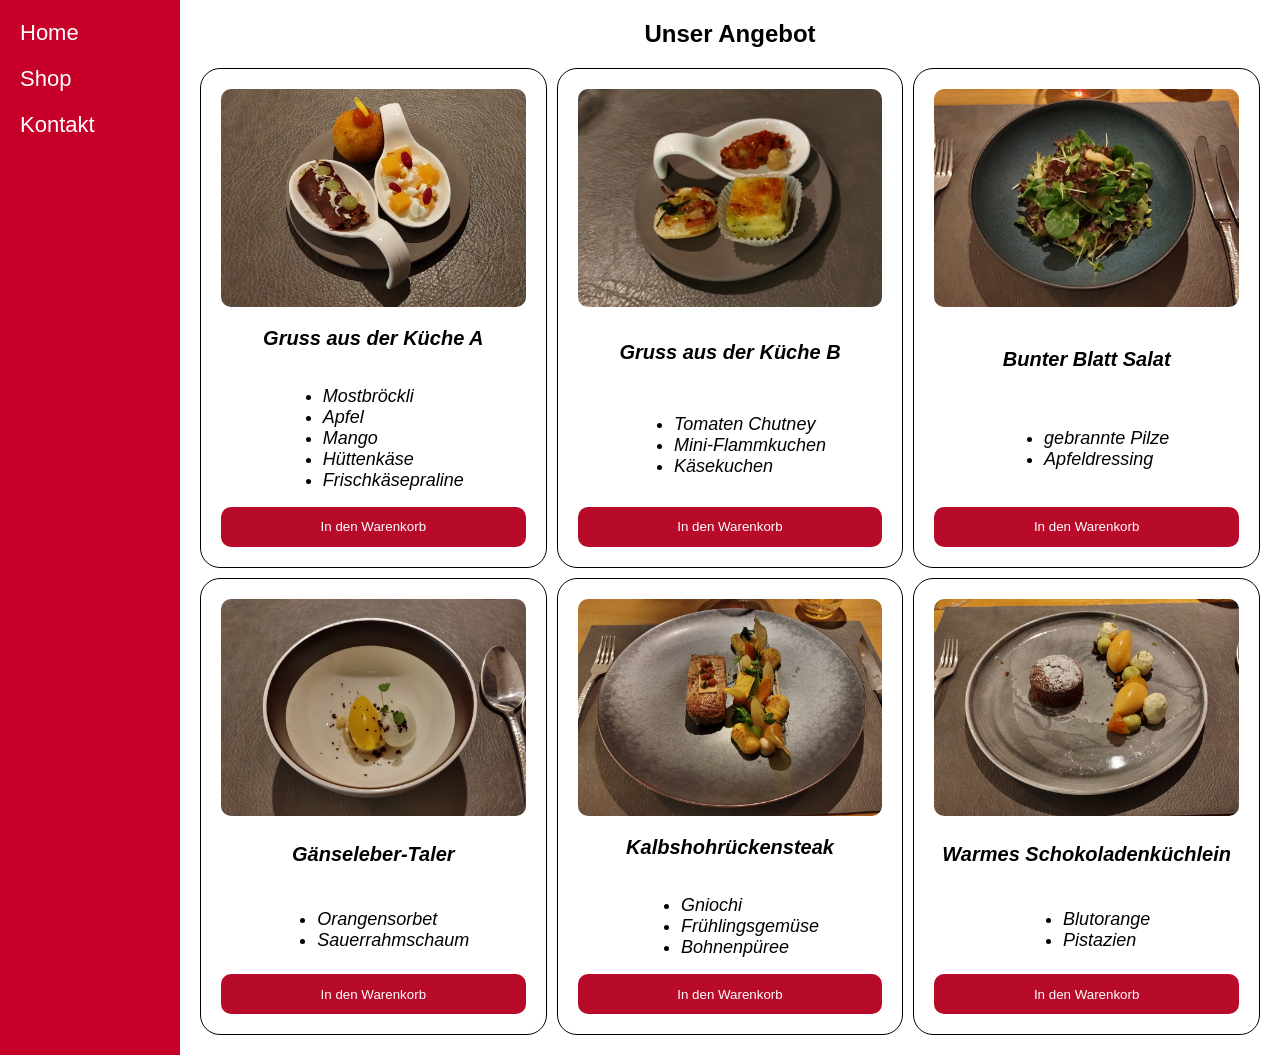
<file: Übungen/08_Flexbox/shop/index.html>
<!doctype html>
<html lang="de">
  <head>
    <meta charset="UTF-8" />
    <link rel="stylesheet" href="shop.css" />
    <title>Simple WebShop</title>
    <link rel="icon" type="image/png" href="img/logo.png" />
  </head>
 
  <body>
    <div class="layout">
      <aside class="sidebar">
        <ul>
          <li>Home</li>
          <li>Shop</li>
          <li>Kontakt</li>
        </ul>
      </aside>
 
      <div class="main">
        <h2 class="title">Unser Angebot</h2>
 
        <div class="container">
          <div class="item item-1">
            <img src="img/gruss1.jpg" alt="Gruss aus der Küche A" />
            <p>Gruss aus der Küche A</p>
            <ul>
              <li>Mostbröckli</li>
              <li>Apfel</li>
              <li>Mango</li>
              <li>Hüttenkäse</li>
              <li>Frischkäsepraline</li>
            </ul>
            <button class="shopping-cart">In den Warenkorb</button>
          </div>
 
          <div class="item item-2">
            <img src="img/gruss2.jpg" alt="Gruss aus der Küche B" />
            <p>Gruss aus der Küche B</p>
            <ul>
              <li>Tomaten Chutney</li>
              <li>Mini-Flammkuchen</li>
              <li>Käsekuchen</li>
            </ul>
            <button class="shopping-cart">In den Warenkorb</button>
          </div>
 
          <div class="item item-3">
            <img src="img/salat.jpg" alt="Bunter Blatt Salat" />
            <p>Bunter Blatt Salat</p>
            <ul>
              <li>gebrannte Pilze</li>
              <li>Apfeldressing</li>
            </ul>
            <button class="shopping-cart">In den Warenkorb</button>
          </div>
 
          <div class="item item-4">
            <img src="img/zwischen.jpg" alt="Gänseleber-Taler" />
            <p>Gänseleber-Taler</p>
            <ul>
              <li>Orangensorbet</li>
              <li>Sauerrahmschaum</li>
            </ul>
            <button class="shopping-cart">In den Warenkorb</button>
          </div>
 
          <div class="item item-5">
            <img src="img/kalb.jpg" alt="Kalbshohrückensteak" />
            <p>Kalbshohrückensteak</p>
            <ul>
              <li>Gniochi</li>
              <li>Frühlingsgemüse</li>
              <li>Bohnenpüree</li>
            </ul>
            <button class="shopping-cart">In den Warenkorb</button>
          </div>
 
          <div class="item item-6">
            <img src="img/schoko.jpg" alt="Warmes Schokoladenküchlein" />
            <p>Warmes Schokoladenküchlein</p>
            <ul>
              <li>Blutorange</li>
              <li>Pistazien</li>
            </ul>
            <button class="shopping-cart">In den Warenkorb</button>
          </div>
        </div>
      </div>
    </div>
  </body>
</html>
</file>
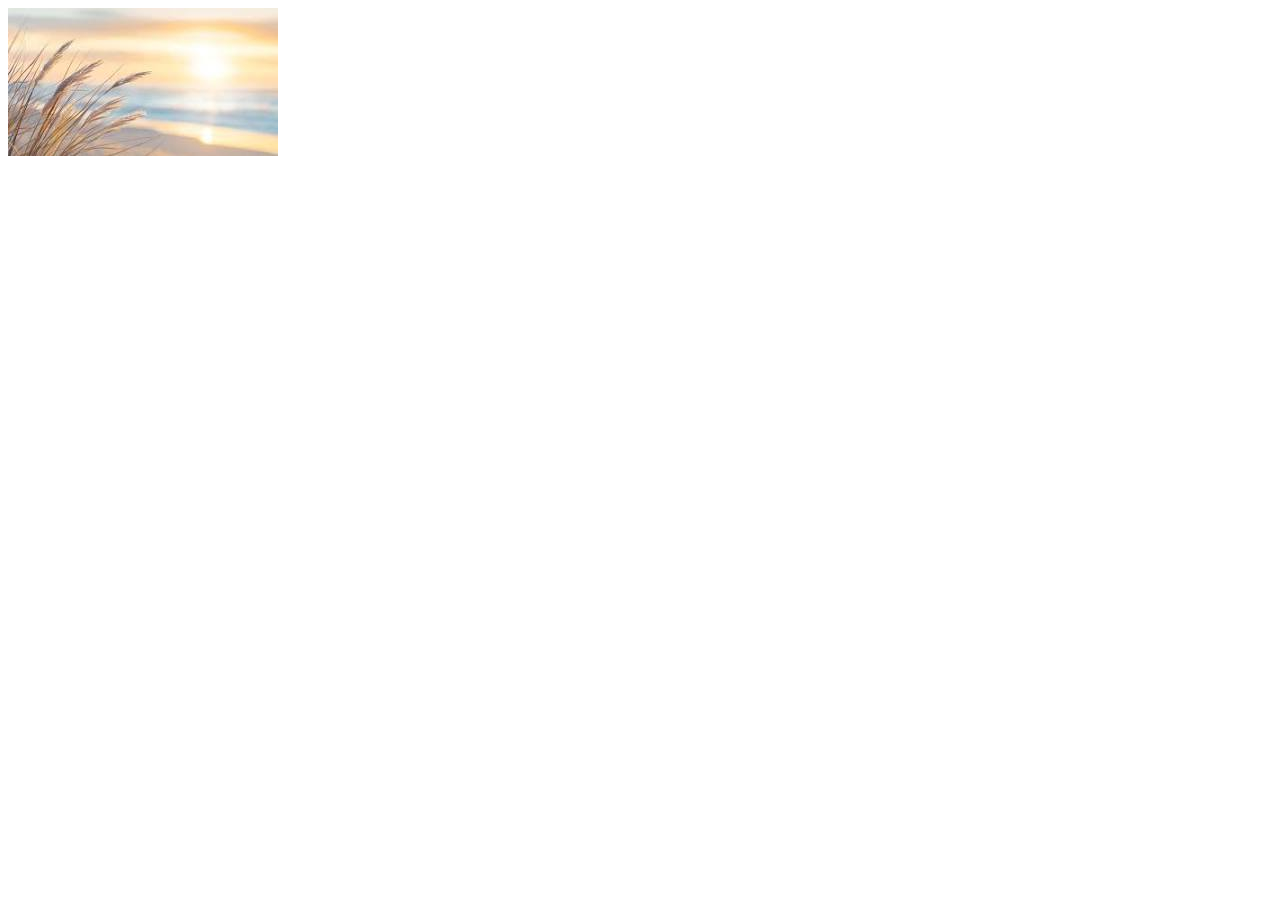
<file: Übungen/AnpassendesBild.html>
<!DOCTYPE html>
<html lang="en">
<head>
    <meta charset="UTF-8">
    <meta name="viewport" content="width=device-width, initial-scale=1.0">
    <title>Document</title>
    
</head>
<body>
    <img src="image.png" class="responsive"
    srcset="
    image-400.png 400w,
    image-800.png 800w,
    image.png 1200w
    "
    sizes="
    (max-width: 600px) 400px,
    (max-width: 1000px) 800px,
    1200px">
</body>
</html>
</file>
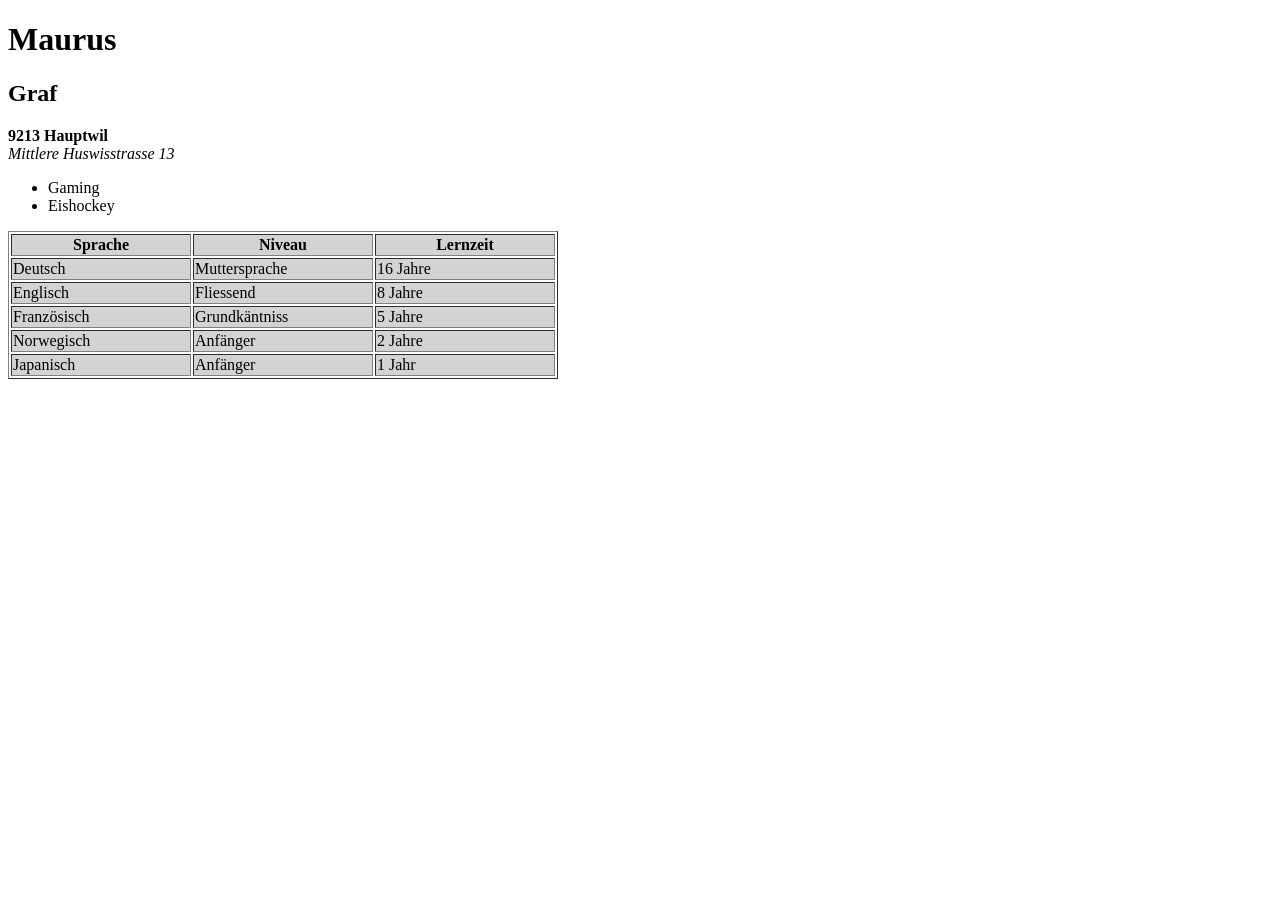
<file: Übungen/02_Textauszeichnung-Listen/loesung.html>
<!DOCTYPE html>
<html lang="en">
<head>
    <meta charset="UTF-8">
    <meta name="viewport" content="width=device-width, initial-scale=1.0">
    <title>Übung</title>
</head>
<body>
    <h1>Maurus</h1>
    <h2>Graf</h2>

    <b>9213 Hauptwil</b><br>
    <i>Mittlere Huswisstrasse 13</i><br>

    <ul>
        <li>Gaming</li>
        <li>Eishockey</li>
    </ul>
    
    <table border 1>
        <col style="background-color: lightgray; width: 180px">
        <col style="background-color: lightgray; width: 180px">
        <col style="background-color: lightgray; width: 180px">

        <tr>
            <th>Sprache</th>
            <th>Niveau</th>
            <th>Lernzeit</th>
        </tr>

        <tr>
            <td>Deutsch</td>
            <td>Muttersprache</td>
            <td>16 Jahre</td>
        </tr>

        <tr>
            <td>Englisch</td>
            <td>Fliessend</td>
            <td>8 Jahre</td>
        </tr>

        <tr>
            <td>Französisch</td>
            <td>Grundkäntniss</td>
            <td>5 Jahre</td>
        </tr>

        <tr>
            <td>Norwegisch</td>
            <td>Anfänger</td>
            <td>2 Jahre</td>
        </tr>

        <tr>
            <td>Japanisch</td>
            <td>Anfänger</td>
            <td>1 Jahr</td>
        </tr>
    </table>
</body>
</html>
</file>
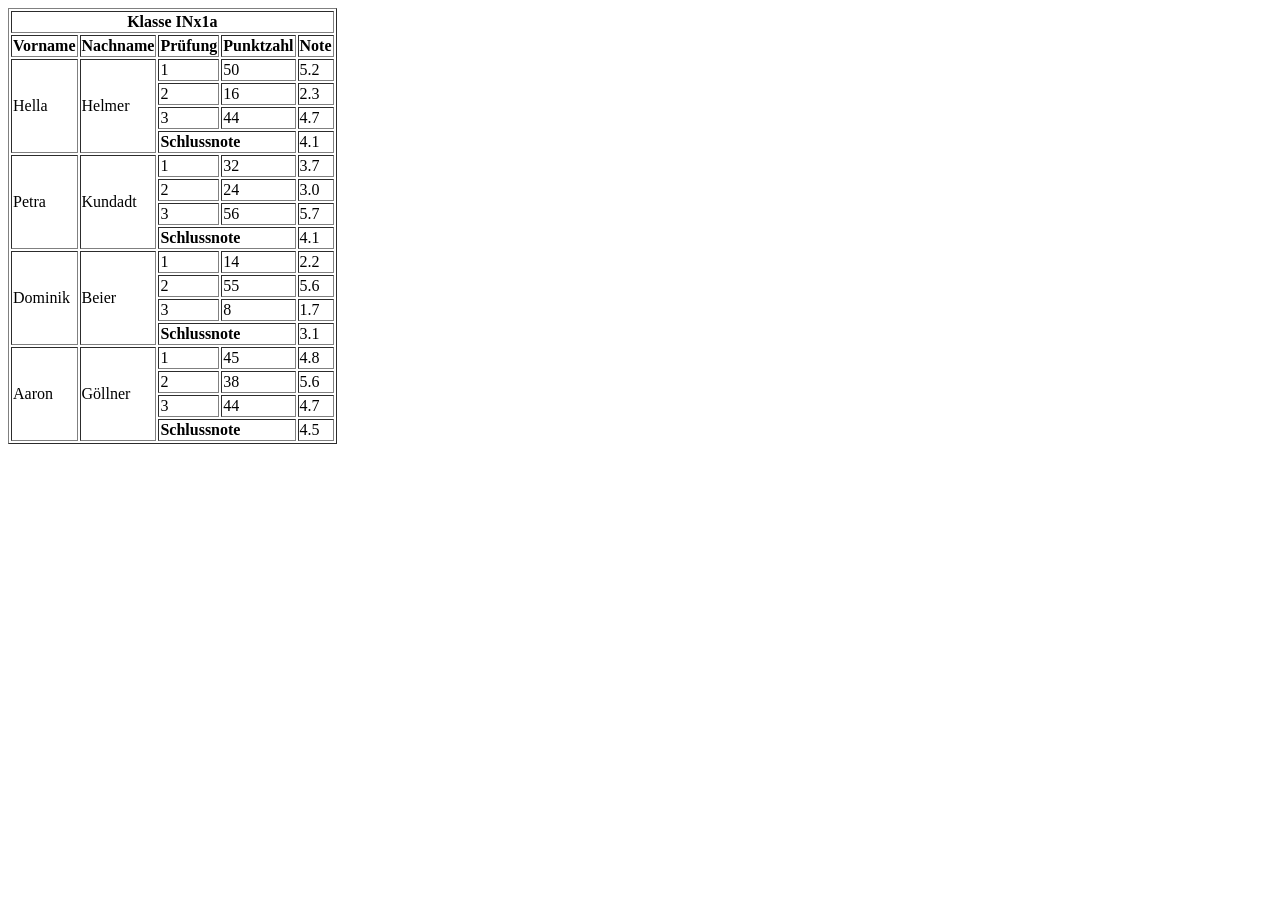
<file: Übungen/03_Tabellen/loesung.html>
<!DOCTYPE html>
<html lang="en">
<head>
    <meta charset="UTF-8">
    <meta name="viewport" content="width=device-width, initial-scale=1.0">
    <title>Document</title>
</head>
<body>
    <table border 1>
        <tr>
            <th colspan="5">Klasse INx1a</th>
        </tr>

        <tr>
            <th>Vorname</th>
            <th>Nachname</th>
            <th>Prüfung</th>
            <th>Punktzahl</th>
            <th>Note</th>
        </tr>

        <tr>
            <td rowspan="4">Hella</td>
            <td rowspan="4">Helmer</td>
            <td>1</td>
            <td>50</td>
            <td>5.2</td>
        </tr>

        <tr>
            <td>2</td>
            <td>16</td>
            <td>2.3</td>
        </tr>

        <tr>
            <td>3</td>
            <td>44</td>
            <td>4.7</td>
        </tr>

        <tr>
            <td colspan="2"><strong>Schlussnote</strong></td>
            <td>4.1</td>
        </tr>

        <tr>
            <td rowspan="4">Petra</td>
            <td rowspan="4">Kundadt</td>
            <td>1</td>
            <td>32</td>
            <td>3.7</td>
        </tr>

        <tr>
            <td>2</td>
            <td>24</td>
            <td>3.0</td>
        </tr>

        <tr>
            <td>3</td>
            <td>56</td>
            <td>5.7</td>
        </tr>

        <tr>
            <td colspan="2"><strong>Schlussnote</strong></td>
            <td>4.1</td>
        </tr>
        
                <tr>
            <td rowspan="4">Dominik</td>
            <td rowspan="4">Beier</td>
            <td>1</td>
            <td>14</td>
            <td>2.2</td>
        </tr>

        <tr>
            <td>2</td>
            <td>55</td>
            <td>5.6</td>
        </tr>

        <tr>
            <td>3</td>
            <td>8</td>
            <td>1.7</td>
        </tr>

        <tr>
            <td colspan="2"><strong>Schlussnote</strong></td>
            <td>3.1</td>
        </tr>

                <tr>
            <td rowspan="4">Aaron</td>
            <td rowspan="4">Göllner</td>
            <td>1</td>
            <td>45</td>
            <td>4.8</td>
        </tr>

        <tr>
            <td>2</td>
            <td>38</td>
            <td>5.6</td>
        </tr>

        <tr>
            <td>3</td>
            <td>44</td>
            <td>4.7</td>
        </tr>

        <tr>
            <td colspan="2"><strong>Schlussnote</strong></td>
            <td>4.5</td>
        </tr>
    </table>
</body>
</html>
</file>
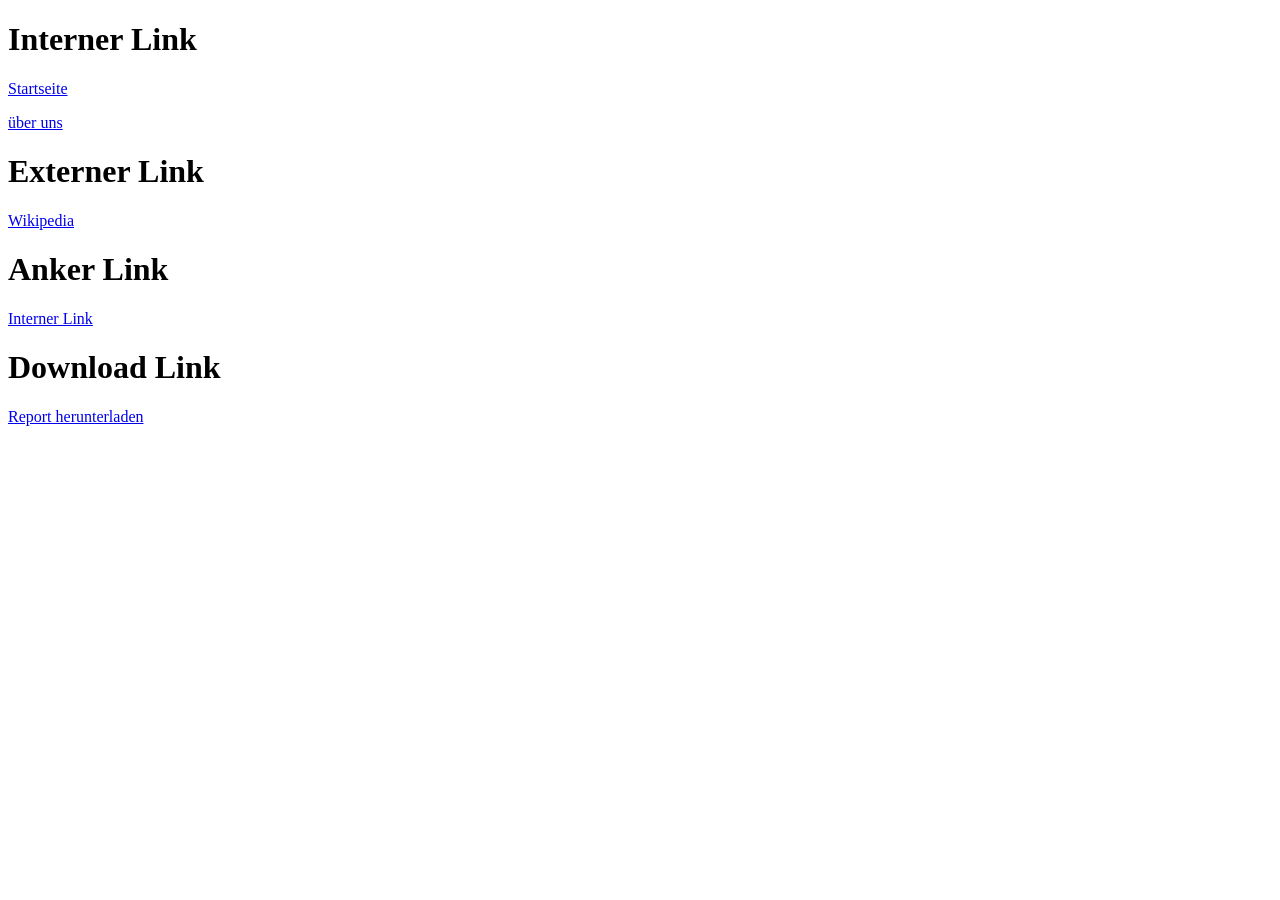
<file: Übungen/04_Links/loesung.html>
<!DOCTYPE html>
<html lang="en">
<head>
    <meta charset="UTF-8">
    <meta name="viewport" content="width=device-width, initial-scale=1.0">
    <title>Document</title>
</head>
<header>
    <h1 id="InterLink">Interner Link</h1>
    <p><a href="#">Startseite</a></p>
    <p><a href="#">über uns</a></p>
</header>
<body>
    <h1>Externer Link</h1>
    <a href="https://www.wikipedia.org" target="_blank" 
    rel="noopener">Wikipedia</a>

    <h1>Anker Link</h1>
    <a href="#InterLink">Interner Link</a>
</body>
<footer>
    <h1>Download Link</h1>
    <a href="test.pdf" download="Mein_Report.pdf">Report herunterladen</a>
</footer>
</html>
</file>
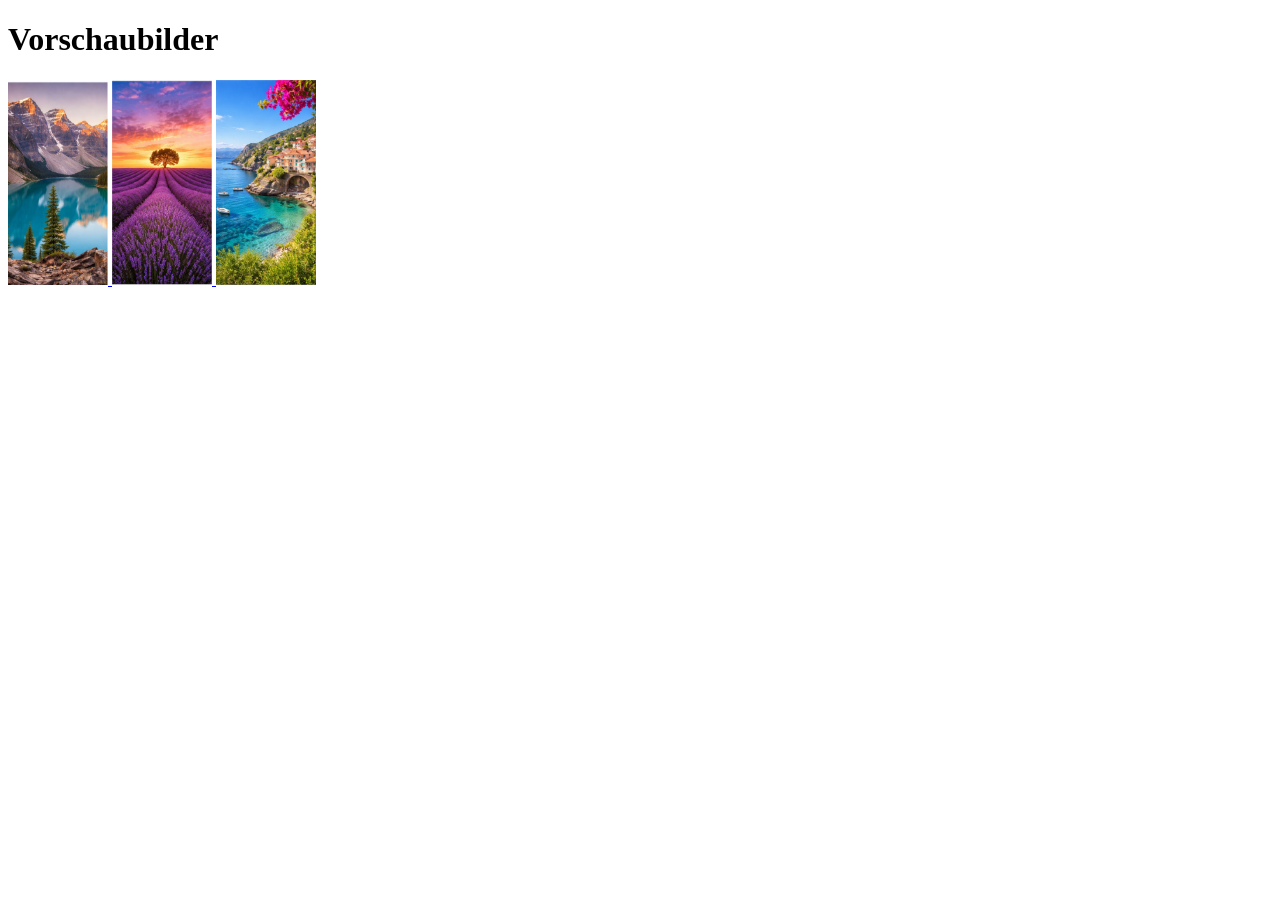
<file: Übungen/05_Bilder/loesung.html>
<!DOCTYPE html>
<html lang="en">
<head>
    <meta charset="UTF-8">
    <meta name="viewport" content="width=device-width, initial-scale=1.0">
    <title>Document</title>
</head>
<body>
    <h1>Vorschaubilder</h1>
    <a href="Bilder/bild1.jpg">
        <img src="Bilder/bild1.jpg" alt="See" width="100">
    </a>

    <a href="Bilder/bild2.jpg">
        <img src="Bilder/bild2.jpg" alt="Blumen" width="100"> 
    </a>

    <a href="Bilder/bild3.jpg">
        <img src="Bilder/bild3.jpg" alt="Meerm" width="100">
    </a>
</body>
</html>
</file>
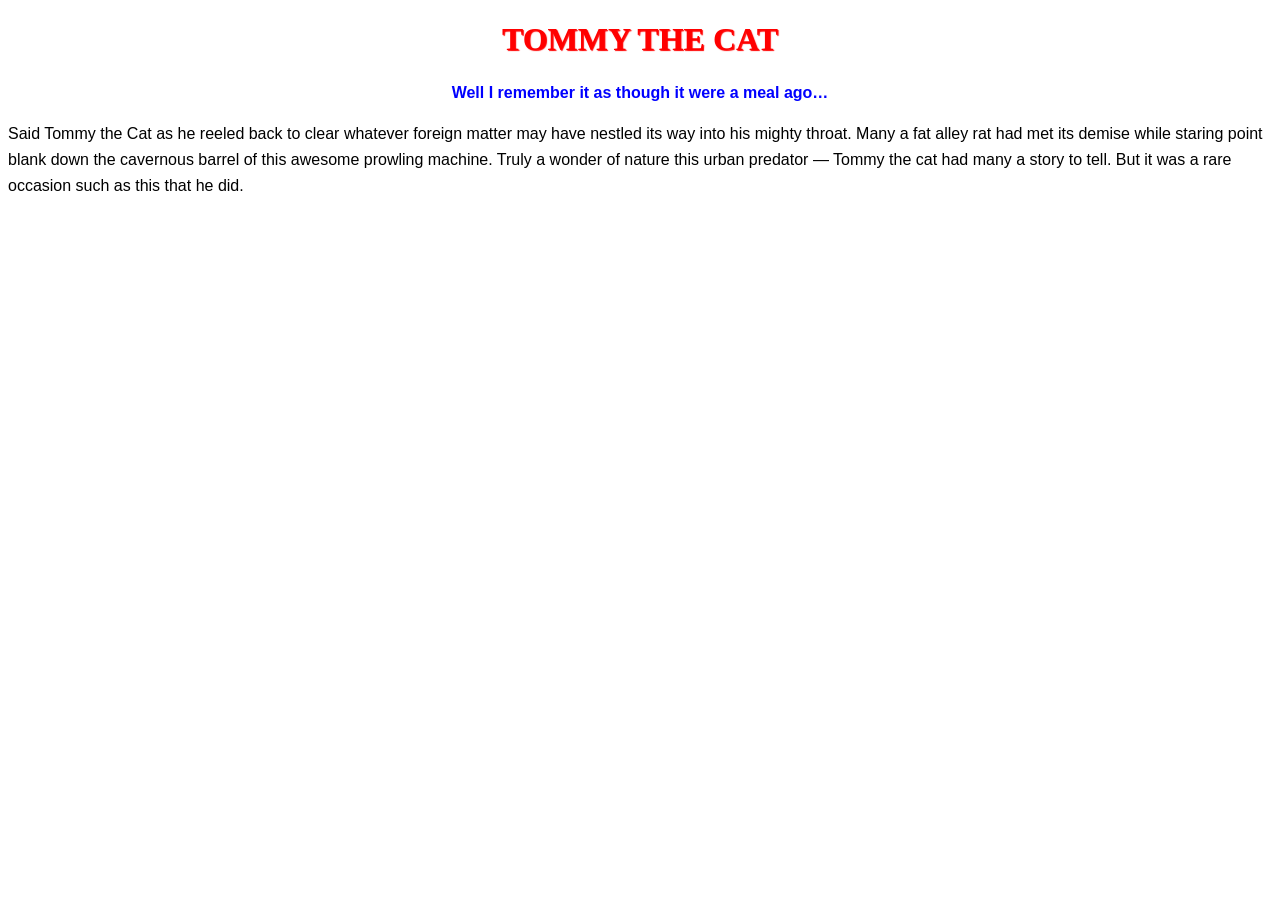
<file: Übungen/06_CSS/tset.html>
<!DOCTYPE html>
<html lang="en">
<head>
    <meta charset="UTF-8">
    <meta name="viewport" content="width=device-width, initial-scale=1.0">
    <title>Document</title>
    <link rel="stylesheet" href="style.css">
</head>
<body>
    <h1>Tommy the cat</h1>

    <p class="p">Well I remember it as though it were a meal ago…</p>

    <p>
        Said Tommy the Cat as he reeled back to clear whatever foreign matter may have
        nestled its way into his mighty throat. Many a fat alley rat had met its
        demise while staring point blank down the cavernous barrel of this awesome
        prowling machine. Truly a wonder of nature this urban predator — Tommy the cat
        had many a story to tell. But it was a rare occasion such as this that he did.
    </p>
</body>
</html>
</file>
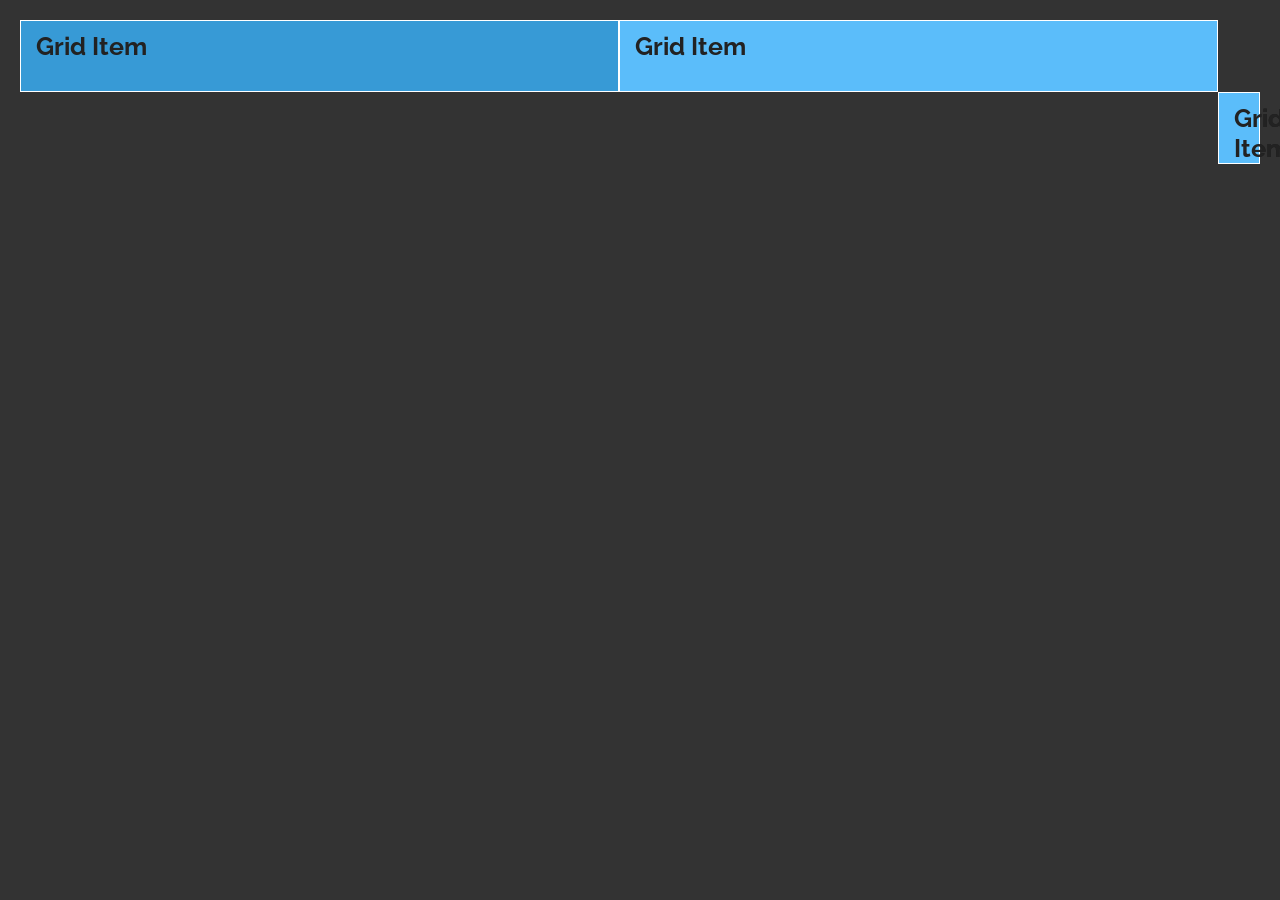
<file: Übungen/08_Flexbox/grid_skeleton/grid.html>
<!DOCTYPE html>
<html>
 <head>
    <link rel="stylesheet" href="background_styles.css">
    <link rel="stylesheet" href="styles.css">
    <title>Grid Example</title>
</head>
<body>
    <div class="grid-container">
        <div class="grid-item item1"></div>
        <div class="grid-item item2"></div>
        <div class="grid-item item3"></div>
        <div class="grid-item item4"></div>
        <div class="grid-item item5"></div>
    </div>
</body>
</html>
</file>
<file: Übungen/08_Flexbox/shop/shop.css>
html,
body {
  margin: 0;
  padding: 0;
  height: 100%;
  font-family: sans-serif;
}
 
.layout {
  display: flex;
  min-height: 100vh;
}
 
.sidebar {
  width: 180px;
  background-color: #c7002a;
  color: white;
  padding: 20px;
  box-sizing: border-box;
}
 
.sidebar ul {
  list-style: none;
  padding: 0;
  margin: 0;
}
 
.sidebar li {
  margin-bottom: 20px;
  font-size: 22px;
}
 
.main {
  flex: 1;
  padding: 20px;
  box-sizing: border-box;
}
 
.title {
  text-align: center;
  margin-top: 0;
}
 
.container {
  display: grid;
  grid-template-columns: repeat(3, 1fr);
  gap: 10px;
}
 
.item {
  display: flex;
  flex-direction: column;
  align-items: center;
  justify-content: space-between;
  border: 1px solid black;
  border-radius: 20px;
  padding: 20px;
  width: 100%;
  box-sizing: border-box;
}
 
p {
  font-size: 20px;
  font-style: italic;
  font-weight: bold;
  text-align: center;
}
 
.container li {
  font-size: 18px;
  font-style: italic;
}
 
.shopping-cart {
  background-color: #b80b29;
  color: white;
  padding: 10px;
  border-radius: 10px;
  border: none;
  width: 100%;
  height: 2.5rem;
  cursor: pointer;
}
 
img {
  width: 100%;
  height: auto;
  object-fit: cover;
  border-radius: 10px;
}
 
@media (max-width: 900px) {
  .container {
    grid-template-columns: repeat(2, 1fr);
  }
}
 
@media (max-width: 600px) {
  .layout {
    flex-direction: column;
  }
 
  .sidebar {
    width: 100%;
  }
 
  .container {
    grid-template-columns: 1fr;
  }
}
</file>
<file: Übungen/06_CSS/style.css>
h1 {
    color: red;
    text-transform: uppercase;
    text-shadow: 1px 1px 1px red;
    text-align: center;
}

.p {
    text-decoration: underline;
    font-weight: bold;
    color: blue;
    text-align: center;
    text-decoration: wavy;
}

p {
    Line-height: 1.6;
    font-family: "Arial";
    font-size: "12px";
    word-spacing: 1.6;
    letter-spacing: 1.6;
}
</file>
<file: Übungen/08_Flexbox/grid_skeleton/background_styles.css>
/* Background Styles Only */
  @import url('https://fonts.googleapis.com/css?family=Raleway');
  
  * {
      font-family: Raleway;
  }
  
  *, *::before, *::after {
    box-sizing: border-box;
  }
  
  html, body {
    background-color: #333;
    height: 100%;
    margin: 0;
  }
  
  .grid-container {
    position: relative;
    padding: 20px;
    width: 100%;
  }
  
  .grid-item {
    position: relative;
    font-size: 25px;
    padding: 20px;
    padding-top: 50px;
    background-color: #379AD6;
    color: #222;
    border: 1px solid white;
  }
  
  .grid-item:nth-child(odd) {
    background-color: #5bbdfa;
  }
  
  .grid-item::before {
    content: 'Grid Item';
    position: absolute;
    font-size: 25px;
    font-weight: bold;
    top: 10px;
    left: 15px;
  }
  
  .grid-item::after {
    position: absolute;
    font-size: 25px;
    top: 10px;
    right: 15px;
    font-weight: bold;
  }
  
  .grid-item-1::after {
    content: '1';
  }
  
  .grid-item-2::after {
    content: '2';
  }
  
  .grid-item-3::after {
    content: '3';
  }
  
  .grid-item-4::after {
    content: '4';
  }
  
  .grid-item-5::after {
    content: '5';
  }
  
  .grid-item-6::after {
    content: '6';
  }
  
  .grid-item-7::after {
    content: '7';
  }
  
  .grid-item-8::after {
    content: '8';
  }
  
  .grid-item-9::after {
    content: '9';
  }
  
  .grid-item-10::after {
    content: '10';
  }
  
  .grid-item-11::after {
    content: '11';
  }
  
  .side-links {
    position: absolute;
    top: 15px;
    right: 15px;
  }
  
  .side-link {
    display: flex;
    align-items: center;
    justify-content: center;
    text-decoration: none;
    margin-bottom: 10px;
    color: white;
    width: 180px;
    padding: 10px 0;
    border-radius: 10px;
  }
  
  .side-link-youtube {
    background-color: red;
  }
  
  .side-link-twitter {
    background-color: #1DA1F2;
  }
  
  .side-link-github {
    background-color: #6e5494;
  }
  
  .side-link-text {
    margin-left: 10px;
    font-size: 18px;
  }
  
  .side-link-icon {
    color: white;
    font-size: 30px;
  }
</file>
<file: Übungen/08_Flexbox/grid_skeleton/styles.css>
.grid-container{
    display: grid;
    grid-template-columns: repeat(2, 1fr);
    height: 150px;
    grid-template-areas:
    "header header"
    "sidebar content"
    "sidebar"
    "footer footer";  
}

.item1{
    grid-area: header;
}

.item2{
    grid-area: sidebar;
}

.item3{
    grid-area: content;
}

-item5{
    grid-area:footer;
}
</file>
